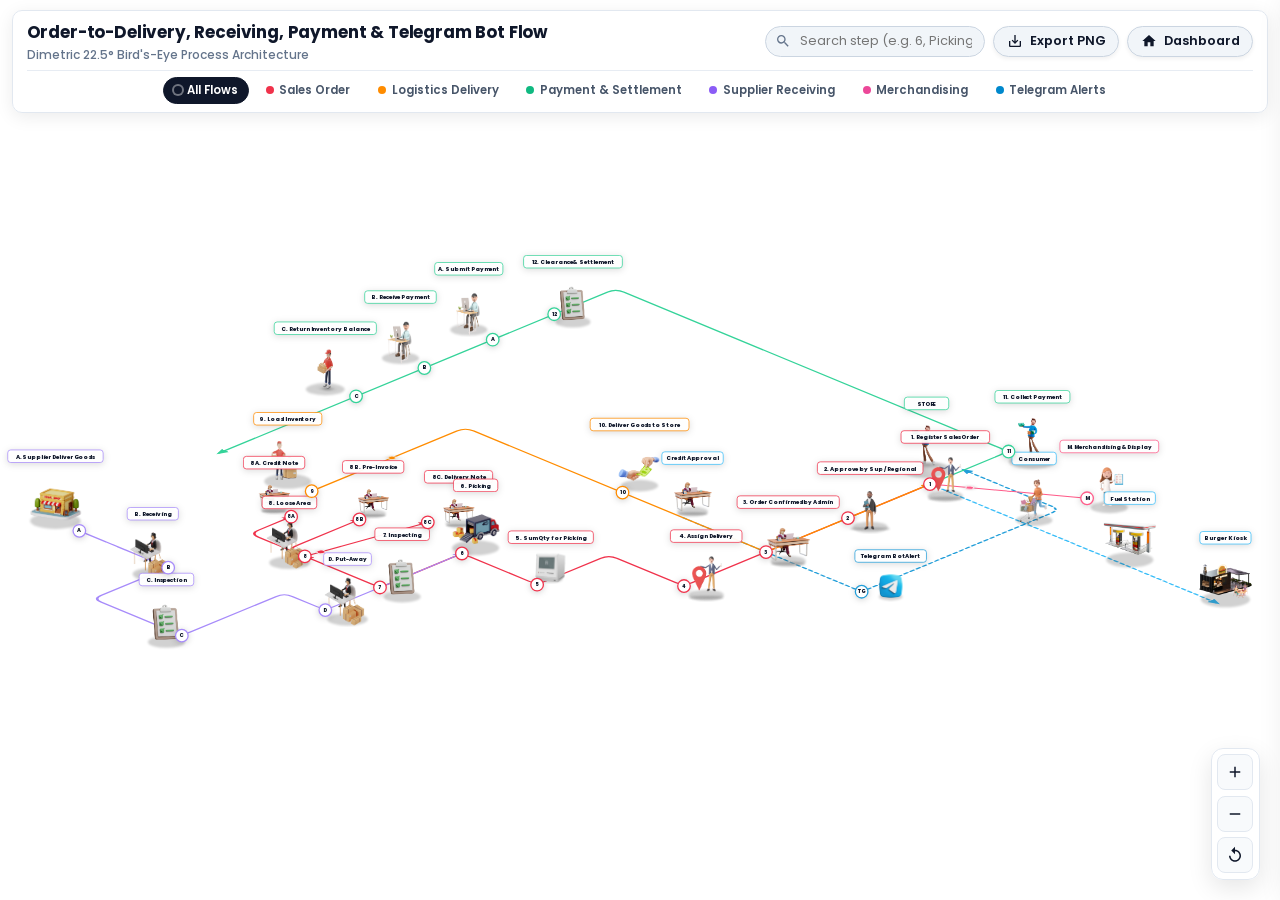
<file: index.html>
<!DOCTYPE html>
<html lang="en">
<head>
    <meta charset="UTF-8">
    <meta name="viewport" content="width=device-width, initial-scale=1, viewport-fit=cover">
    <title>Order-to-Delivery, Receiving and Payment Flow Diagram</title>
    <!-- Google Fonts: Poppins -->
    <link rel="preconnect" href="https://fonts.googleapis.com">
    <link rel="preconnect" href="https://fonts.gstatic.com" crossorigin>
    <link href="https://fonts.googleapis.com/css2?family=Poppins:wght@400;500;600;700&display=swap" rel="stylesheet">
    <style>
        :root {
            --bg-main: #ffffff;
            --surface-card: #ffffff;
            --surface-alt: #f1f5f9;
            --border-subtle: #e2e8f0;
            --border-muted: #cbd5e1;
            --primary-color: #6366f1;
            --text-main: #0f172a;
            --text-muted: #64748b;
            --font-family: 'Poppins', Arial, sans-serif;
            --color-red: #F0324B;
            --color-orange: #FF8C00;
            --color-green: #10B981;
            --color-purple: #8B5CF6;
            --color-pink: #EC4899;
            --color-blue: #0284C7;
            --color-telegram: #0088CC;
        }

        * {
            box-sizing: border-box;
            margin: 0;
            padding: 0;
        }

        html, body {
            width: 100vw;
            height: 100vh;
            margin: 0;
            padding: 0;
            overflow: hidden;
            background-color: #ffffff;
            font-family: var(--font-family);
            color: var(--text-main);
            -webkit-font-smoothing: antialiased;
        }

        /* Floating Top Light Glass Header */
        header {
            position: absolute;
            top: 10px;
            left: 12px;
            right: 12px;
            padding: 0.5rem 0.85rem;
            display: flex;
            flex-direction: column;
            gap: 0.4rem;
            border: 1px solid var(--border-subtle);
            background: rgba(255, 255, 255, 0.94);
            backdrop-filter: blur(14px);
            -webkit-backdrop-filter: blur(14px);
            border-radius: 10px;
            box-shadow: 0 4px 18px rgba(0, 0, 0, 0.08);
            z-index: 50;
        }

        .header-top-row {
            display: flex;
            justify-content: space-between;
            align-items: center;
            gap: 0.75rem;
            flex-wrap: wrap;
        }

        .header-title-container {
            display: flex;
            flex-direction: column;
            gap: 0.05rem;
        }

        h1 {
            font-size: 1.05rem;
            font-weight: 700;
            color: #0f172a;
            letter-spacing: -0.01em;
        }

        .subtitle {
            font-size: 0.75rem;
            color: var(--text-muted);
            font-weight: 500;
        }

        .controls {
            display: flex;
            align-items: center;
            gap: 0.5rem;
            flex-wrap: wrap;
        }

        .btn-control {
            display: inline-flex;
            align-items: center;
            gap: 0.4rem;
            background-color: var(--surface-alt);
            border: 1px solid var(--border-muted);
            color: #0f172a;
            font-family: var(--font-family);
            font-size: 0.8rem;
            font-weight: 600;
            padding: 0.35rem 0.8rem;
            border-radius: 9999px;
            cursor: pointer;
            transition: all 0.2s ease;
            box-shadow: 0 2px 4px rgba(0,0,0,0.06);
            text-decoration: none;
        }

        .btn-control:hover {
            background-color: #e2e8f0;
            border-color: var(--primary-color);
            color: #2563eb;
        }

        .btn-control:focus-visible {
            outline: 2px solid var(--primary-color);
            outline-offset: 2px;
        }

        .btn-control svg {
            width: 16px;
            height: 16px;
            fill: currentColor;
        }

        /* Search Box in Header */
        .search-box {
            position: relative;
            display: flex;
            align-items: center;
        }

        .search-icon {
            position: absolute;
            left: 10px;
            width: 16px;
            height: 16px;
            fill: #64748b;
            pointer-events: none;
        }

        #step-search {
            font-family: var(--font-family);
            font-size: 0.8rem;
            padding: 0.35rem 0.75rem 0.35rem 2.1rem;
            border-radius: 9999px;
            border: 1px solid var(--border-muted);
            background: var(--surface-alt);
            color: #0f172a;
            outline: none;
            width: 220px;
            transition: all 0.2s ease;
        }

        #step-search:focus {
            border-color: var(--primary-color);
            background: #ffffff;
            width: 260px;
            box-shadow: 0 0 0 3px rgba(99, 102, 241, 0.15);
        }

        /* Integrated Filter Toolbar Sub-Row */
        .filter-toolbar {
            display: flex;
            align-items: center;
            justify-content: center;
            gap: 0.4rem;
            background: transparent;
            border: none;
            border-top: 1px solid rgba(226, 232, 240, 0.8);
            padding: 0.35rem 0 0 0;
            border-radius: 0;
            box-shadow: none;
            backdrop-filter: none;
            max-width: 100%;
            overflow-x: auto;
            flex-wrap: wrap;
        }

        .filter-chip {
            display: inline-flex;
            align-items: center;
            gap: 0.35rem;
            font-family: var(--font-family);
            font-size: 0.725rem;
            font-weight: 600;
            color: #475569;
            background: transparent;
            border: 1px solid transparent;
            padding: 0.25rem 0.6rem;
            border-radius: 9999px;
            cursor: pointer;
            white-space: nowrap;
            transition: all 0.2s ease;
        }

        .chip-dot {
            width: 8px;
            height: 8px;
            border-radius: 50%;
        }

        .filter-chip:hover {
            background: #f1f5f9;
            color: #0f172a;
        }

        .filter-chip.active {
            background: #0f172a;
            color: #ffffff;
            border-color: #0f172a;
        }

        .filter-chip.active .chip-dot {
            box-shadow: 0 0 0 2px rgba(255,255,255,0.4);
        }

        /* Zoom Controls */
        .zoom-controls {
            position: absolute;
            bottom: 20px;
            right: 20px;
            display: flex;
            flex-direction: column;
            gap: 0.35rem;
            background: rgba(255, 255, 255, 0.94);
            border: 1px solid var(--border-subtle);
            padding: 0.35rem;
            border-radius: 12px;
            box-shadow: 0 8px 24px rgba(0, 0, 0, 0.1);
            backdrop-filter: blur(10px);
            z-index: 45;
        }

        .zoom-btn {
            width: 36px;
            height: 36px;
            border-radius: 8px;
            background: #f8fafc;
            border: 1px solid #e2e8f0;
            color: #0f172a;
            display: flex;
            align-items: center;
            justify-content: center;
            cursor: pointer;
            transition: all 0.2s ease;
        }

        .zoom-btn:hover {
            background: #0f172a;
            color: #ffffff;
            border-color: #0f172a;
        }

        .zoom-btn svg {
            width: 18px;
            height: 18px;
            fill: currentColor;
        }

        /* Side Drawer */
        .step-drawer {
            position: fixed;
            top: 0;
            right: -380px;
            width: 360px;
            height: 100vh;
            background: rgba(255, 255, 255, 0.96);
            backdrop-filter: blur(16px);
            border-left: 1px solid var(--border-subtle);
            box-shadow: -10px 0 30px rgba(0, 0, 0, 0.12);
            z-index: 200;
            display: flex;
            flex-direction: column;
            transition: right 0.35s cubic-bezier(0.16, 1, 0.3, 1);
        }

        .step-drawer.open {
            right: 0;
        }

        .drawer-header {
            padding: 1.25rem;
            border-bottom: 1px solid var(--border-subtle);
            display: flex;
            align-items: center;
            justify-content: space-between;
            background: #f8fafc;
        }

        .drawer-badge-title {
            display: flex;
            align-items: center;
            gap: 0.75rem;
        }

        .drawer-badge {
            display: inline-flex;
            align-items: center;
            justify-content: center;
            min-width: 30px;
            height: 30px;
            padding: 0 6px;
            border-radius: 50%;
            background: #0284c7;
            color: #ffffff;
            font-weight: 800;
            font-size: 0.9rem;
        }

        .drawer-title {
            font-size: 1rem;
            font-weight: 700;
            color: #0f172a;
            margin: 0;
        }

        .drawer-close-btn {
            background: transparent;
            border: none;
            font-size: 1.5rem;
            color: #64748b;
            cursor: pointer;
            padding: 0.2rem 0.5rem;
            border-radius: 6px;
            transition: all 0.2s ease;
        }

        .drawer-close-btn:hover {
            background: #e2e8f0;
            color: #0f172a;
        }

        .drawer-body {
            padding: 1.25rem;
            flex: 1;
            overflow-y: auto;
            display: flex;
            flex-direction: column;
            gap: 1.25rem;
        }

        .drawer-section {
            display: flex;
            flex-direction: column;
            gap: 0.35rem;
        }

        .drawer-label {
            font-size: 0.7rem;
            font-weight: 700;
            text-transform: uppercase;
            letter-spacing: 0.05em;
            color: #94a3b8;
        }

        .drawer-tag {
            display: inline-block;
            align-self: flex-start;
            padding: 0.25rem 0.65rem;
            border-radius: 6px;
            background: #f1f5f9;
            border: 1px solid #cbd5e1;
            font-size: 0.8rem;
            font-weight: 600;
            color: #0f172a;
        }

        .drawer-text {
            font-size: 0.9rem;
            color: #334155;
            line-height: 1.5;
        }

        .drawer-role-box {
            display: flex;
            align-items: center;
            gap: 0.75rem;
            padding: 0.75rem;
            border-radius: 10px;
            background: #f8fafc;
            border: 1px solid #e2e8f0;
        }

        .role-icon {
            font-size: 1.25rem;
        }

        .role-sub {
            font-size: 0.75rem;
            color: #64748b;
        }

        .drawer-info-pill {
            font-size: 0.85rem;
            font-weight: 600;
            color: #0f172a;
        }

        .drawer-footer {
            padding: 1rem 1.25rem;
            border-top: 1px solid var(--border-subtle);
            background: #f8fafc;
        }

        .drawer-action-btn {
            display: flex;
            align-items: center;
            justify-content: center;
            gap: 0.5rem;
            width: 100%;
            padding: 0.65rem;
            border-radius: 8px;
            background: #0f172a;
            color: #ffffff;
            font-size: 0.85rem;
            font-weight: 600;
            text-decoration: none;
            transition: all 0.2s ease;
        }

        .drawer-action-btn:hover {
            background: #0284c7;
        }

        /* Pulse animation for search highlight */
        @keyframes pulseHalo {
            0% { r: 17px; stroke-width: 3.5px; opacity: 1; }
            50% { r: 24px; stroke-width: 6px; opacity: 0.8; }
            100% { r: 17px; stroke-width: 3.5px; opacity: 1; }
        }

        .search-matched .node-circle {
            animation: pulseHalo 1.5s infinite ease-in-out;
            stroke: #0284c7 !important;
            fill: #0f172a !important;
        }

        .search-matched .node-text {
            fill: #ffffff !important;
            font-size: 16px !important;
        }

        /* Full Viewport Canvas */
        main {
            position: absolute;
            inset: 0;
            width: 100vw;
            height: 100vh;
            display: flex;
            align-items: center;
            justify-content: center;
            overflow: hidden;
            background: #ffffff;
        }

        .diagram-wrapper {
            width: 100vw;
            height: 100vh;
            position: relative;
        }

        svg#workflow-svg {
            width: 100vw;
            height: 100vh;
            display: block;
            overflow: visible;
        }

        /* Route Paths Styling */
        .route-path {
            fill: none;
            stroke-width: 5px;
            stroke-linejoin: round;
            stroke-linecap: round;
            transition: stroke-width 0.3s cubic-bezier(0.34, 1.56, 0.64, 1), opacity 0.3s ease, filter 0.3s ease;
        }

        .route-path.dashed {
            stroke-dasharray: 9, 9;
        }

        /* Node Badge Styling */
        .node-group {
            cursor: pointer;
            transition: opacity 0.25s ease;
        }

        .node-circle {
            fill: #ffffff;
            stroke-width: 3.5px;
            filter: drop-shadow(0 3px 8px rgba(0,0,0,0.18));
            transition: r 0.3s cubic-bezier(0.34, 1.56, 0.64, 1), fill 0.25s ease, stroke-width 0.25s ease, filter 0.25s ease;
        }

        .node-group:hover .node-circle,
        .node-group:focus-visible .node-circle {
            r: 22px;
            stroke-width: 4.5px;
            fill: #0f172a;
            filter: drop-shadow(0 6px 16px rgba(0,0,0,0.3));
        }

        .node-text {
            font-family: var(--font-family);
            font-size: 14px;
            font-weight: 800;
            text-anchor: middle;
            dominant-baseline: central;
            pointer-events: none;
            fill: #0f172a;
            transition: fill 0.25s ease, font-size 0.25s ease;
        }

        .node-group:hover .node-text,
        .node-group:focus-visible .node-text {
            fill: #ffffff;
            font-size: 16px;
        }

        .node-group:focus {
            outline: none;
        }

        .node-group:focus-visible .node-circle {
            stroke-dasharray: none;
            outline: 3px solid #0284c7;
            outline-offset: 3px;
        }

        /* Upright Label Pill & Interactive 3D Image Hover Styling */
        .upright-group {
            pointer-events: auto;
            cursor: pointer;
            transition: opacity 0.25s ease;
        }

        .hit-target {
            pointer-events: auto;
        }

        .upright-content {
            pointer-events: auto;
            transform-box: fill-box;
            transform-origin: bottom center;
            transition: transform 0.35s cubic-bezier(0.34, 1.56, 0.64, 1);
        }

        .upright-group:hover .upright-content {
            transform: translateY(-12px) scale(1.1);
        }

        .upright-image-container {
            pointer-events: auto;
        }

        .upright-image-container image {
            pointer-events: auto;
            transition: filter 0.35s ease;
        }

        .upright-group:hover .upright-image-container image {
            filter: drop-shadow(0 18px 34px rgba(0, 0, 0, 0.35)) brightness(1.06);
        }

        /* Ground Ellipse Shadow Lift Effect on Hover */
        .ground-shadow {
            transform-box: fill-box;
            transform-origin: center;
            transition: transform 0.35s cubic-bezier(0.34, 1.56, 0.64, 1), opacity 0.35s ease;
        }

        .upright-group:hover .ground-shadow {
            transform: scale(0.75);
            opacity: 0.45;
        }

        .upright-label-group {
            pointer-events: auto;
        }

        .upright-label-bg {
            transition: fill 0.25s ease, stroke-width 0.25s ease, filter 0.25s ease;
        }

        .upright-group:hover .upright-label-bg {
            fill: #0f172a;
            stroke-width: 2.5px;
            filter: drop-shadow(0 6px 14px rgba(0,0,0,0.3));
        }

        .upright-label-text {
            font-family: var(--font-family);
            font-size: 15px;
            font-weight: 800;
            fill: #0f172a;
            text-anchor: middle;
            dominant-baseline: central;
            letter-spacing: -0.01em;
            transition: fill 0.25s ease;
        }

        .upright-group:hover .upright-label-text {
            fill: #ffffff;
        }

        /* Motion Packets */
        .packet-particle {
            filter: drop-shadow(0 0 6px rgba(0, 0, 0, 0.2));
            transition: filter 0.25s ease;
        }

        /* Dimming & Highlight states */
        .dimmed {
            opacity: 0.2 !important;
        }

        .highlighted {
            opacity: 1.0 !important;
            stroke-width: 7.5px !important;
            filter: drop-shadow(0 0 10px currentColor);
        }

        /* Interactive Floating Tooltip */
        .tooltip {
            position: absolute;
            pointer-events: none;
            background: rgba(255, 255, 255, 0.96);
            border: 1px solid var(--border-muted);
            color: #0f172a;
            padding: 0.65rem 0.95rem;
            border-radius: 10px;
            font-size: 0.8rem;
            box-shadow: 0 12px 30px rgba(0, 0, 0, 0.15);
            backdrop-filter: blur(12px);
            -webkit-backdrop-filter: blur(12px);
            opacity: 0;
            transform: translate(-50%, -110%) scale(0.9);
            transition: opacity 0.25s cubic-bezier(0.16, 1, 0.3, 1), transform 0.25s cubic-bezier(0.34, 1.56, 0.64, 1);
            z-index: 100;
            max-width: 270px;
            line-height: 1.4;
        }

        .tooltip.visible {
            opacity: 1;
            transform: translate(-50%, -125%) scale(1);
        }

        .tooltip-header {
            display: flex;
            align-items: center;
            gap: 0.5rem;
            font-weight: 700;
            font-size: 0.85rem;
            margin-bottom: 0.2rem;
        }

        .tooltip-badge {
            display: inline-flex;
            align-items: center;
            justify-content: center;
            min-width: 20px;
            height: 20px;
            padding: 0 4px;
            border-radius: 50%;
            color: #fff;
            font-size: 0.725rem;
            font-weight: 700;
        }

        .tooltip-desc {
            color: #475569;
            font-weight: 400;
        }

        @media (max-width: 768px) {
            header {
                top: 6px; left: 6px; right: 6px;
                padding: 0.4rem 0.65rem;
            }
            .header-top-row {
                flex-direction: column;
                align-items: stretch;
                gap: 0.4rem;
            }
            .controls {
                justify-content: space-between;
                width: 100%;
            }
            #step-search { width: 140px; }
            #step-search:focus { width: 160px; }
            h1 { font-size: 0.925rem; }
            .filter-toolbar {
                justify-content: flex-start;
            }
        }
    </style>
</head>
<body>

    <header>
        <div class="header-top-row">
            <div class="header-title-container">
                <h1>Order-to-Delivery, Receiving, Payment & Telegram Bot Flow</h1>
                <div class="subtitle">Dimetric 22.5° Bird's-Eye Process Architecture</div>
            </div>
            <div class="controls">
                <div class="search-box">
                    <svg class="search-icon" viewBox="0 0 24 24"><path d="M15.5 14h-.79l-.28-.27A6.471 6.471 0 0 0 16 9.5 6.5 6.5 0 1 0 9.5 16c1.61 0 3.09-.59 4.23-1.57l.27.28v.79l5 4.99L20.49 19l-4.99-5zm-6 0C7.01 14 5 11.99 5 9.5S7.01 5 9.5 5 14 7.01 14 9.5 11.99 14 9.5 14z"/></svg>
                    <input type="text" id="step-search" placeholder="Search step (e.g. 6, Picking, Payment)..." aria-label="Search workflow step">
                </div>
                <button type="button" class="btn-control" id="btn-export-png" title="Export Diagram as PNG Image">
                    <svg viewBox="0 0 24 24"><path d="M19 12v7H5v-7H3v7c0 1.1.9 2 2 2h14c1.1 0 2-.9 2-2v-7h-2zm-6 .58l2.59-2.58L17 11.41l-5 5-5-5 1.41-1.41L11 12.58V3h2v9.58z"/></svg>
                    <span>Export PNG</span>
                </button>
                <a href="index.php" class="btn-control" title="Return to Dashboard">
                    <svg viewBox="0 0 24 24"><path d="M10 20v-6h4v6h5v-8h3L12 3 2 12h3v8z"/></svg>
                    <span>Dashboard</span>
                </a>
            </div>
        </div>

        <!-- Integrated Flow Filter Bar -->
        <div class="filter-toolbar" role="toolbar" aria-label="Filter workflow routes">
            <button class="filter-chip active" data-flow="all">
                <span class="chip-dot" style="background:#0f172a"></span> All Flows
            </button>
            <button class="filter-chip" data-flow="red-route">
                <span class="chip-dot" style="background:#F0324B"></span> Sales Order
            </button>
            <button class="filter-chip" data-flow="orange-route">
                <span class="chip-dot" style="background:#FF8C00"></span> Logistics Delivery
            </button>
            <button class="filter-chip" data-flow="green-route">
                <span class="chip-dot" style="background:#10B981"></span> Payment & Settlement
            </button>
            <button class="filter-chip" data-flow="purple-route">
                <span class="chip-dot" style="background:#8B5CF6"></span> Supplier Receiving
            </button>
            <button class="filter-chip" data-flow="pink-route">
                <span class="chip-dot" style="background:#EC4899"></span> Merchandising
            </button>
            <button class="filter-chip" data-flow="blue-telegram-route">
                <span class="chip-dot" style="background:#0088CC"></span> Telegram Alerts
            </button>
        </div>
    </header>

    <!-- Floating Canvas Zoom Controls -->
    <div class="zoom-controls">
        <button class="zoom-btn" id="zoom-in" title="Zoom In (+)">
            <svg viewBox="0 0 24 24"><path d="M19 13h-6v6h-2v-6H5v-2h6V5h2v6h6v2z"/></svg>
        </button>
        <button class="zoom-btn" id="zoom-out" title="Zoom Out (-)">
            <svg viewBox="0 0 24 24"><path d="M19 13H5v-2h14v2z"/></svg>
        </button>
        <button class="zoom-btn" id="zoom-reset" title="Reset View (⟲)">
            <svg viewBox="0 0 24 24"><path d="M12 5V1L7 6l5 5V7c3.31 0 6 2.69 6 6s-2.69 6-6 6-6-2.69-6-6H4c0 4.42 3.58 8 8 8s8-3.58 8-8-3.58-8-8-8z"/></svg>
        </button>
    </div>

    <!-- Slide-Over Step Detail Drawer -->
    <div id="step-drawer" class="step-drawer" aria-hidden="true">
        <div class="drawer-header">
            <div class="drawer-badge-title">
                <span id="drawer-badge" class="drawer-badge">1</span>
                <h2 id="drawer-title" class="drawer-title">Register Sales Order</h2>
            </div>
            <button class="drawer-close-btn" id="drawer-close" title="Close Side Drawer">&times;</button>
        </div>
        <div class="drawer-body">
            <div class="drawer-section">
                <div class="drawer-label">Flow Category</div>
                <div id="drawer-category" class="drawer-tag">Sales Department</div>
            </div>
            <div class="drawer-section">
                <div class="drawer-label">Step Description</div>
                <p id="drawer-desc" class="drawer-text">Sales rep registers sales order into ERP system.</p>
            </div>
            <div class="drawer-section">
                <div class="drawer-label">Assigned Roles & System</div>
                <div class="drawer-role-box">
                    <span class="role-icon">👤</span>
                    <div>
                        <strong id="drawer-role">Sales Representative / Admin</strong>
                        <div class="role-sub">ERP Order Entry Module</div>
                    </div>
                </div>
            </div>
            <div class="drawer-section">
                <div class="drawer-label">Estimated Duration</div>
                <div id="drawer-duration" class="drawer-info-pill">⏱️ 3–5 minutes</div>
            </div>
        </div>
        <div class="drawer-footer">
            <a id="drawer-action-link" href="products.php" class="drawer-action-btn">
                <span>Open System Module</span>
                <svg viewBox="0 0 24 24" width="16" height="16" fill="currentColor"><path d="M10 6L8.59 7.41 13.17 12l-4.58 4.59L10 18l6-6z"/></svg>
            </a>
        </div>
    </div>

    <main>
        <div class="diagram-wrapper">
            <div id="diagram-tooltip" class="tooltip" role="tooltip"></div>
            <svg id="workflow-svg" preserveAspectRatio="xMidYMid meet">
                <defs>
                    <!-- Uniform Arrowhead Markers for Route Ends -->
                    <marker id="arrow-red" viewBox="0 0 10 10" refX="6" refY="5" markerWidth="6" markerHeight="6" orient="auto-start-reverse">
                        <path d="M 0 1.5 L 9 5 L 0 8.5 Z" fill="#F0324B"/>
                    </marker>
                    <marker id="arrow-orange" viewBox="0 0 10 10" refX="6" refY="5" markerWidth="6" markerHeight="6" orient="auto-start-reverse">
                        <path d="M 0 1.5 L 9 5 L 0 8.5 Z" fill="#FF8C00"/>
                    </marker>
                    <marker id="arrow-green" viewBox="0 0 10 10" refX="6" refY="5" markerWidth="6" markerHeight="6" orient="auto-start-reverse">
                        <path d="M 0 1.5 L 9 5 L 0 8.5 Z" fill="#34D399"/>
                    </marker>
                    <marker id="arrow-purple" viewBox="0 0 10 10" refX="6" refY="5" markerWidth="6" markerHeight="6" orient="auto-start-reverse">
                        <path d="M 0 1.5 L 9 5 L 0 8.5 Z" fill="#A78BFA"/>
                    </marker>
                    <marker id="arrow-pink" viewBox="0 0 10 10" refX="6" refY="5" markerWidth="6" markerHeight="6" orient="auto-start-reverse">
                        <path d="M 0 1.5 L 9 5 L 0 8.5 Z" fill="#FF5C8A"/>
                    </marker>
                    <marker id="arrow-blue" viewBox="0 0 10 10" refX="6" refY="5" markerWidth="6" markerHeight="6" orient="auto-start-reverse">
                        <path d="M 0 1.5 L 9 5 L 0 8.5 Z" fill="#38BDF8"/>
                    </marker>
                    <marker id="arrow-telegram" viewBox="0 0 10 10" refX="6" refY="5" markerWidth="6" markerHeight="6" orient="auto-start-reverse">
                        <path d="M 0 1.5 L 9 5 L 0 8.5 Z" fill="#229ED9"/>
                    </marker>

                    <!-- Light Gaussian Blur for Upright Ellipse Shadows -->
                    <filter id="shadow-blur">
                        <feGaussianBlur stdDeviation="3.5"/>
                    </filter>
                </defs>

                <!-- Ground Plane Dimmetric Group matrix(0.924 0.383 -0.924 0.383 ox oy) (22.5° Wide Diamond View) -->
                <g id="ground-plane" transform="matrix(0.924 0.383 -0.924 0.383 900 120)">
                    <g id="routes-container"></g>
                </g>

                <!-- Upright Screen-Space Groups (Depth-sorted & Un-squished) -->
                <g id="upright-container"></g>
                <g id="nodes-container"></g>
            </svg>
        </div>
    </main>

    <script>
        const OX = 900;
        const OY = 120;

        /**
         * Dimetric Projection Math: 22.5° Wide Three-Quarter Diamond Projection
         * cos(22.5°) = 0.924, sin(22.5°) = 0.383
         */
        function isoProject(x, y) {
            return {
                sx: OX + 0.924 * (x - y),
                sy: OY + 0.383 * (x + y)
            };
        }

        /**
         * Helper to generate smooth rounded corners for Orthogonal (H/V) Path Segments
         */
        function buildOrthogonalPath(points, radius = 24) {
            if (!points || points.length < 2) return '';
            let d = `M ${points[0].x} ${points[0].y}`;

            for (let i = 1; i < points.length - 1; i++) {
                const prev = points[i - 1];
                const curr = points[i];
                const next = points[i + 1];

                const dx1 = curr.x - prev.x;
                const dy1 = curr.y - prev.y;
                const len1 = Math.hypot(dx1, dy1);

                const dx2 = next.x - curr.x;
                const dy2 = next.y - curr.y;
                const len2 = Math.hypot(dx2, dy2);

                const r = Math.min(radius, len1 / 2, len2 / 2);

                const p1x = curr.x - (dx1 / len1) * r;
                const p1y = curr.y - (dy1 / len1) * r;

                const p2x = curr.x + (dx2 / len2) * r;
                const p2y = curr.y + (dy2 / len2) * r;

                d += ` L ${p1x} ${p1y} Q ${curr.x} ${curr.y} ${p2x} ${p2y}`;
            }

            d += ` L ${points[points.length - 1].x} ${points[points.length - 1].y}`;
            return d;
        }

        /**
         * Master Workflow Data Definition with Telegram Flow Combined & Expanded Breathing Room
         */
        const WORKFLOW_DATA = {
            routes: [
                {
                    id: 'red-route',
                    color: '#F0324B',
                    marker: 'url(#arrow-red)',
                    points: [
                        { x: 600, y: 150 },
                        { x: 600, y: 390 },
                        { x: 600, y: 630 },
                        { x: 600, y: 870 },
                        { x: 380, y: 870 },
                        { x: 380, y: 1080 },
                        { x: 160, y: 1080 },
                        { x: 160, y: 1320 },
                        { x: -60, y: 1320 }
                    ],
                    nodes: [
                        { id: '1', label: '1', title: 'Register Sales Order', x: 600, y: 150, desc: 'Sales rep registers sales order into ERP system.' },
                        { id: '2', label: '2', title: 'Approve by Sup / Regional / National', x: 600, y: 390, desc: 'Managerial approval hierarchy workflow.' },
                        { id: '3', label: '3', title: 'Sales Order confirmed by Sales Admin', x: 600, y: 630, desc: 'Sales Admin validates inventory availability & confirms order.' },
                        { id: '4', label: '4', title: 'Assign Delivery', x: 600, y: 870, desc: 'Logistics allocates fleet vehicle and assigns delivery route.' },
                        { id: '5', label: '5', title: 'Sum up quantity for picking', x: 380, y: 1080, desc: 'Consolidate items for warehouse picking list generation.' },
                        { id: '6', label: '6', title: 'Picking', x: 160, y: 1080, desc: 'Warehouse forklift team picks items from storage racks.' },
                        { id: '7', label: '7', title: 'Inspecting', x: 160, y: 1320, desc: 'Quality assurance checks picked goods against order slip.' },
                        { id: '8', label: '8', title: 'Loose Area', x: -60, y: 1320, desc: 'Staging loose packages for invoicing and loading.' }
                    ]
                },
                {
                    id: 'red-branch-8a',
                    color: '#F0324B',
                    marker: 'url(#arrow-red)',
                    points: [{ x: -60, y: 1320 }, { x: -220, y: 1320 }, { x: -220, y: 1200 }],
                    nodes: [
                        { id: '8A', label: '8A', title: 'Credit Note', x: -220, y: 1200, desc: 'Credit Note issue for pricing or return adjustments.' }
                    ]
                },
                {
                    id: 'red-branch-8b',
                    color: '#F0324B',
                    marker: 'url(#arrow-red)',
                    points: [{ x: -60, y: 1320 }, { x: -110, y: 1320 }, { x: -110, y: 1110 }],
                    nodes: [
                        { id: '8B', label: '8B', title: 'Pre-Invoice', x: -110, y: 1110, desc: 'Pre-Invoice draft document generated.' }
                    ]
                },
                {
                    id: 'red-branch-8c',
                    color: '#F0324B',
                    marker: 'url(#arrow-red)',
                    points: [{ x: -60, y: 1320 }, { x: 0, y: 1020 }],
                    nodes: [
                        { id: '8C', label: '8C', title: 'Delivery Note', x: 0, y: 1020, desc: 'Delivery Note confirmation accompanying shipment.' }
                    ]
                },
                {
                    id: 'credit-link',
                    color: '#38BDF8',
                    dashed: true,
                    points: [{ x: 600, y: 630 }, { x: 350, y: 630 }],
                    nodes: []
                },

                /* TELEGRAM REAL-TIME BOT PUSH FLOW */
                {
                    id: 'telegram-flow',
                    color: '#229ED9',
                    dashed: true,
                    marker: 'url(#arrow-telegram)',
                    points: [
                        { x: 600, y: 630 },
                        { x: 880, y: 630 },
                        { x: 880, y: 50 },
                        { x: 600, y: 50 }
                    ],
                    nodes: [
                        { id: 'TG', label: 'TG', title: 'Telegram Real-Time Bot Push', x: 880, y: 630, desc: 'Automatic instant push alerts for orders, stock & payments to Telegram.' }
                    ]
                },

                {
                    id: 'orange-route',
                    color: '#FF8C00',
                    marker: 'url(#arrow-orange)',
                    points: [
                        { x: -280, y: 1080 },
                        { x: -280, y: 630 },
                        { x: 600, y: 630 },
                        { x: 600, y: 150 }
                    ],
                    nodes: [
                        { id: '9', label: '9', title: 'Load Inventory', x: -280, y: 1080, desc: 'Load packed goods onto delivery trucks.' },
                        { id: '10', label: '10', title: 'Deliver the goods to store', x: 180, y: 630, desc: 'Transport goods to customer retail store location.' }
                    ]
                },
                {
                    id: 'green-route',
                    color: '#34D399',
                    marker: 'url(#arrow-green)',
                    points: [
                        { x: 600, y: 150 },
                        { x: 600, y: -80 },
                        { x: -550, y: -80 },
                        { x: -550, y: 1080 }
                    ],
                    nodes: [
                        { id: '11', label: '11', title: 'Collect payment', x: 600, y: -80, desc: 'Collect payment upon delivery at the store.' },
                        { id: '12', label: '12', title: 'Clearance & Settlement', x: -550, y: 100, desc: 'Reconcile invoice payments with financial accounts.' },
                        { id: '11A', label: 'A', title: 'Submit payment', x: -550, y: 280, desc: 'Customer/Store submits electronic or cash payment.' },
                        { id: '11B', label: 'B', title: 'Receive payment', x: -550, y: 480, desc: 'Finance department confirms payment receipt.' },
                        { id: '11C', label: 'C', title: 'Return inventory balance', x: -550, y: 680, desc: 'Return undelivered or balance stock to warehouse.' }
                    ]
                },
                {
                    id: 'purple-route',
                    color: '#A78BFA',
                    marker: 'url(#arrow-purple)',
                    points: [
                        { x: -480, y: 1560 },
                        { x: -220, y: 1560 },
                        { x: -220, y: 1780 },
                        { x: 40, y: 1780 },
                        { x: 40, y: 1480 },
                        { x: 160, y: 1480 },
                        { x: 160, y: 1080 }
                    ],
                    nodes: [
                        { id: 'PA', label: 'A', title: 'Supplier Deliver the goods', x: -480, y: 1560, desc: 'Supplier truck arrives with fresh stock.' },
                        { id: 'PB', label: 'B', title: 'Receiving', x: -220, y: 1560, desc: 'Receiving dock logs in incoming inventory shipment.' },
                        { id: 'PC', label: 'C', title: 'Inspection', x: 40, y: 1780, desc: 'Quality inspection of received supplier stock.' },
                        { id: 'PD', label: 'D', title: 'Put-Away', x: 160, y: 1480, desc: 'Transfer goods to warehouse racks (connects to Picking).' }
                    ]
                },
                {
                    id: 'pink-route',
                    color: '#FF5C8A',
                    marker: 'url(#arrow-pink)',
                    points: [
                        { x: 600, y: 150 },
                        { x: 880, y: -30 },
                        { x: 600, y: 150 }
                    ],
                    nodes: [
                        { id: 'M', label: 'M', title: 'Merchandising & Perfect store performing', x: 880, y: -30, desc: 'Merchandiser audit & store display optimization.' }
                    ]
                },
                {
                    id: 'blue-consumer-route',
                    color: '#38BDF8',
                    marker: 'url(#arrow-blue)',
                    dashed: true,
                    points: [
                        { x: 600, y: 150 },
                        { x: 880, y: 150 },
                        { x: 1160, y: 150 },
                        { x: 1440, y: 150 }
                    ],
                    nodes: []
                }
            ],

            uprights: [
                { id: 'u-store', x: 600, y: 150, width: 180, height: 155, label: 'STORE', assetImg: 'asset/11a.png', offX: -55, offY: -45, accentColor: '#34D399' },
                { id: 'u-consumer', x: 880, y: 150, width: 130, height: 142, label: 'Consumer', assetImg: 'asset/img_consumer.png', offX: 0, offY: -25, accentColor: '#38BDF8' },
                { id: 'u-fuel', x: 1160, y: 150, width: 168, height: 142, label: 'Fuel Station', assetImg: 'asset/Petrolem.png', offX: 0, offY: -25, accentColor: '#38BDF8' },
                { id: 'u-burger', x: 1440, y: 150, width: 175, height: 142, label: 'Burger Kiosk', assetImg: 'asset/Friend_and_Burger.png', offX: 0, offY: -25, accentColor: '#38BDF8' },

                { id: 'u-sales1', x: 600, y: 150, width: 125, height: 135, label: '1. Register Sales Order', assetImg: 'asset/1.png', offX: 65, offY: 20, accentColor: '#F0324B' },
                { id: 'u-sales2', x: 600, y: 390, width: 125, height: 135, label: '2. Approve by Sup / Regional', assetImg: 'asset/2.png', offX: 65, offY: 0, accentColor: '#F0324B' },
                { id: 'u-sales3', x: 600, y: 630, width: 125, height: 135, label: '3. Order Confirmed by Admin', assetImg: 'asset/3.png', offX: 65, offY: 0, accentColor: '#F0324B' },
                { id: 'u-credit-appr', x: 350, y: 630, width: 110, height: 120, label: 'Credit Approval', assetImg: 'asset/3.png', offX: 0, offY: -35, accentColor: '#38BDF8' },
                { id: 'u-telegram-bot', x: 880, y: 630, width: 85, height: 85, label: 'Telegram Bot Alert', assetImg: 'asset/3d-icon-social-media-app.png', offX: 60, offY: -25, accentColor: '#229ED9' },
                { id: 'u-sales4', x: 600, y: 870, width: 125, height: 135, label: '4. Assign Delivery', assetImg: 'asset/1.png', offX: 65, offY: 0, accentColor: '#F0324B' },

                { id: 'u-terminal', x: 380, y: 1080, width: 85, height: 88, label: '5. Sum Qty for Picking', assetImg: 'asset/5.png', offX: 0, offY: -40, accentColor: '#F0324B' },
                { id: 'u-forklift', x: 160, y: 1080, width: 168, height: 144, label: '6. Picking', assetImg: 'asset/3d-rendering-delivery-icon (1).png', offX: 0, offY: -40, accentColor: '#F0324B' },
                { id: 'u-inspect', x: 160, y: 1320, width: 132, height: 144, label: '7. Inspecting', assetImg: 'asset/—Pngtree—3d checklist with green checkmarks_23591523.png', offX: 65, offY: 0, accentColor: '#F0324B' },
                { id: 'u-loose', x: -60, y: 1320, width: 144, height: 138, label: '8. Loose Area', assetImg: 'asset/receiving.png', offX: 0, offY: 45, accentColor: '#F0324B' },

                { id: 'u-doc8a', x: -220, y: 1200, width: 92, height: 102, label: '8A. Credit Note', assetImg: 'asset/3.png', offX: -50, offY: 0, accentColor: '#F0324B' },
                { id: 'u-doc8b', x: -110, y: 1110, width: 92, height: 102, label: '8B. Pre-Invoice', assetImg: 'asset/3.png', offX: 0, offY: -40, accentColor: '#F0324B' },
                { id: 'u-doc8c', x: 0, y: 1020, width: 92, height: 102, label: '8C. Delivery Note', assetImg: 'asset/3.png', offX: 50, offY: -40, accentColor: '#F0324B' },

                { id: 'u-truck9', x: -280, y: 1080, width: 168, height: 144, label: '9. Load Inventory', assetImg: 'asset/9.png', offX: -70, offY: 0, accentColor: '#FF8C00' },
                { id: 'u-deliver10', x: 180, y: 630, width: 132, height: 140, label: '10. Deliver Goods to Store', assetImg: 'asset/10.png', offX: 0, offY: -50, accentColor: '#FF8C00' },

                { id: 'u-pay11', x: 600, y: -80, width: 168, height: 150, label: '11. Collect Payment', assetImg: 'asset/11a.png', offX: 70, offY: 0, accentColor: '#34D399' },
                { id: 'u-settlement12', x: -550, y: 100, width: 125, height: 138, label: '12. Clearance & Settlement', assetImg: 'asset/—Pngtree—3d checklist with green checkmarks_23591523.png', offX: 55, offY: 0, accentColor: '#34D399' },
                { id: 'u-payA', x: -550, y: 280, width: 132, height: 140, label: 'A. Submit Payment', assetImg: 'asset/11b.png', offX: -70, offY: 0, accentColor: '#34D399' },
                { id: 'u-payB', x: -550, y: 480, width: 132, height: 140, label: 'B. Receive Payment', assetImg: 'asset/11b.png', offX: -70, offY: 0, accentColor: '#34D399' },
                { id: 'u-payC', x: -550, y: 700, width: 138, height: 140, label: 'C. Return Inventory Balance', assetImg: 'asset/11c.png', offX: -70, offY: 0, accentColor: '#34D399' },

                { id: 'u-supplier-truck', x: -480, y: 1560, width: 180, height: 150, label: 'A. Supplier Deliver Goods', assetImg: 'asset/3d-rendering-delivery-icon.png', offX: -70, offY: 0, accentColor: '#A78BFA' },
                { id: 'u-receiving', x: -220, y: 1560, width: 144, height: 138, label: 'B. Receiving', assetImg: 'asset/receiving.png', offX: 0, offY: 45, accentColor: '#A78BFA' },
                { id: 'u-inspect-p', x: 40, y: 1780, width: 132, height: 144, label: 'C. Inspection', assetImg: 'asset/—Pngtree—3d checklist with green checkmarks_23591523.png', offX: 0, offY: 45, accentColor: '#A78BFA' },
                { id: 'u-putaway', x: 160, y: 1480, width: 144, height: 138, label: 'D. Put-Away', assetImg: 'asset/receiving.png', offX: 65, offY: 0, accentColor: '#A78BFA' },

                { id: 'u-merchandising', x: 880, y: -30, width: 132, height: 140, label: 'M. Merchandising & Display', assetImg: 'asset/merchandising.png', offX: 65, offY: 0, accentColor: '#FF5C8A' }
            ]
        };

        function getUprightContent(w, h, assetImg) {
            if (!assetImg) return '';
            return `<image href="${assetImg}" x="0" y="0" width="${w}" height="${h}" preserveAspectRatio="xMidYMid meet"/>`;
        }

        function renderLabelBadge(label, accentColor, h) {
            if (!label) return '';
            const fontCharWidth = 9.2;
            const padding = 28;
            const textWidth = label.length * fontCharWidth;
            const pillWidth = Math.max(120, textWidth + padding);
            const pillHeight = 34;
            const pillX = -pillWidth / 2;
            const pillY = -h - 42;

            return `
                <g class="upright-label-group">
                    <rect class="upright-label-bg" x="${pillX}" y="${pillY}" width="${pillWidth}" height="${pillHeight}" rx="8" 
                          fill="rgba(255, 255, 255, 0.95)" stroke="${accentColor || '#0284c7'}" stroke-width="2" 
                          filter="drop-shadow(0 4px 10px rgba(0,0,0,0.15))"/>
                    <text class="upright-label-text" x="0" y="${pillY + pillHeight / 2 + 1}">${label}</text>
                </g>
            `;
        }

        /**
         * Main Render Function
         */
        function renderDiagram() {
            const routesContainer = document.getElementById('routes-container');
            const nodesContainer = document.getElementById('nodes-container');
            const uprightContainer = document.getElementById('upright-container');

            routesContainer.innerHTML = '';
            nodesContainer.innerHTML = '';
            uprightContainer.innerHTML = '';

            let minX = Infinity, minY = Infinity, maxX = -Infinity, maxY = -Infinity;

            // 1. Render Orthogonal Routes & Step Badges
            WORKFLOW_DATA.routes.forEach(route => {
                const pathId = `path-${route.id}`;
                const pathD = buildOrthogonalPath(route.points, 24);

                route.points.forEach(p => {
                    const proj = isoProject(p.x, p.y);
                    minX = Math.min(minX, proj.sx);
                    maxX = Math.max(maxX, proj.sx);
                    minY = Math.min(minY, proj.sy);
                    maxY = Math.max(maxY, proj.sy);
                });

                // Route Path
                const pathEl = document.createElementNS('http://www.w3.org/2000/svg', 'path');
                pathEl.setAttribute('id', pathId);
                pathEl.setAttribute('d', pathD);
                pathEl.setAttribute('class', `route-path ${route.dashed ? 'dashed' : ''}`);
                pathEl.setAttribute('stroke', route.color);
                if (route.marker) {
                    pathEl.setAttribute('marker-end', route.marker);
                }
                pathEl.dataset.routeId = route.id;
                routesContainer.appendChild(pathEl);

                // Motion Packets along Route
                if (!route.dashed) {
                    const particleGroup = document.createElementNS('http://www.w3.org/2000/svg', 'g');
                    particleGroup.setAttribute('class', 'packet-particle');
                    particleGroup.style.color = route.color;

                    const circleParticle = document.createElementNS('http://www.w3.org/2000/svg', 'circle');
                    circleParticle.setAttribute('r', '8.5');
                    circleParticle.setAttribute('fill', route.color);
                    circleParticle.setAttribute('stroke', '#ffffff');
                    circleParticle.setAttribute('stroke-width', '2.5');
                    particleGroup.appendChild(circleParticle);

                    const animMotion = document.createElementNS('http://www.w3.org/2000/svg', 'animateMotion');
                    animMotion.setAttribute('dur', '8s');
                    animMotion.setAttribute('repeatCount', 'indefinite');
                    animMotion.setAttribute('rotate', 'auto');

                    const mpath = document.createElementNS('http://www.w3.org/2000/svg', 'mpath');
                    mpath.setAttribute('href', `#${pathId}`);
                    mpath.setAttributeNS('http://www.w3.org/1999/xlink', 'xlink:href', `#${pathId}`);
                    animMotion.appendChild(mpath);

                    particleGroup.appendChild(animMotion);
                    routesContainer.appendChild(particleGroup);

                    try {
                        animMotion.beginElement();
                    } catch (e) {}
                }

                // Numbered White Circle Step Badges in Screen Space
                route.nodes.forEach(node => {
                    const proj = isoProject(node.x, node.y);
                    const nodeG = document.createElementNS('http://www.w3.org/2000/svg', 'g');
                    nodeG.setAttribute('class', 'node-group');
                    nodeG.setAttribute('transform', `translate(${proj.sx.toFixed(1)}, ${proj.sy.toFixed(1)})`);
                    nodeG.setAttribute('tabindex', '0');
                    nodeG.setAttribute('role', 'button');
                    nodeG.setAttribute('aria-label', `Step ${node.label}: ${node.title}`);
                    nodeG.dataset.routeId = route.id;
                    nodeG.dataset.nodeId = node.id;
                    nodeG.dataset.title = node.title;
                    nodeG.dataset.desc = node.desc;
                    nodeG.dataset.color = route.color;

                    const circle = document.createElementNS('http://www.w3.org/2000/svg', 'circle');
                    circle.setAttribute('class', 'node-circle');
                    circle.setAttribute('cx', '0');
                    circle.setAttribute('cy', '0');
                    circle.setAttribute('r', '17');
                    circle.setAttribute('stroke', route.color);

                    const text = document.createElementNS('http://www.w3.org/2000/svg', 'text');
                    text.setAttribute('class', 'node-text');
                    text.setAttribute('x', '0');
                    text.setAttribute('y', '0');
                    text.textContent = node.label;

                    nodeG.appendChild(circle);
                    nodeG.appendChild(text);

                    nodeG.addEventListener('mouseenter', handleNodeHover);
                    nodeG.addEventListener('mouseleave', handleNodeLeave);
                    nodeG.addEventListener('focus', handleNodeHover);
                    nodeG.addEventListener('blur', handleNodeLeave);
                    nodeG.addEventListener('click', () => handleNodeClick(node, route));

                    nodesContainer.appendChild(nodeG);
                });
            });

            // 2. Depth Sort Upright Billboards by screen Y (Painter's Algorithm)
            WORKFLOW_DATA.uprights.forEach(u => {
                const posX = u.x + (u.offX || 0);
                const posY = u.y + (u.offY || 0);
                const proj = isoProject(posX, posY);
                u.sx = proj.sx;
                u.sy = proj.sy;

                minX = Math.min(minX, u.sx - u.width / 2 - 30);
                maxX = Math.max(maxX, u.sx + u.width / 2 + 30);
                minY = Math.min(minY, u.sy - u.height - 65);
                maxY = Math.max(maxY, u.sy + 30);
            });

            WORKFLOW_DATA.uprights.sort((a, b) => a.sy - b.sy);

            // 3. Render Image Billboards & Upright Step Badges with Static Hit Target (Zero Hover Glitch)
            WORKFLOW_DATA.uprights.forEach(u => {
                const uprightG = document.createElementNS('http://www.w3.org/2000/svg', 'g');
                uprightG.setAttribute('id', u.id);
                uprightG.setAttribute('class', 'upright-group');
                uprightG.setAttribute('transform', `translate(${u.sx}, ${u.sy})`);

                const shadowRx = Math.max(14, u.width * 0.38);
                const shadowRy = Math.max(8, u.width * 0.12);

                const hitBoxMarkup = `
                    <!-- Static Invisible Hit Target prevents hover glitching completely -->
                    <rect class="hit-target" x="${-u.width / 2 - 12}" y="${-u.height - 38}" width="${u.width + 24}" height="${u.height + 48}" fill="transparent"/>
                `;

                const shadowMarkup = u.assetImg ? `
                    <!-- Dark Ellipse Ground Shadow -->
                    <ellipse class="ground-shadow" cx="0" cy="0" rx="${shadowRx}" ry="${shadowRy}" fill="#000000" fill-opacity="0.18" filter="url(#shadow-blur)"/>
                ` : '';

                const imgYOffset = Math.round(u.height * 0.12) + 4;
                const imageMarkup = u.assetImg ? `
                    <!-- Moderately Scaled Asset Image Bottom-Center Anchored -->
                    <g class="upright-image-container" transform="translate(${-u.width / 2}, ${-u.height + imgYOffset})">
                        ${getUprightContent(u.width, u.height, u.assetImg)}
                    </g>
                ` : '';

                const labelMarkup = renderLabelBadge(u.label, u.accentColor, u.height);

                uprightG.innerHTML = `
                    ${hitBoxMarkup}
                    ${shadowMarkup}
                    <g class="upright-content">
                        ${imageMarkup}
                        ${labelMarkup}
                    </g>
                `;

                uprightG.addEventListener('click', () => {
                    handleNodeClick({ label: u.label, title: u.label, desc: 'Operational process billboard node.' }, { id: 'red-route' });
                });

                uprightContainer.appendChild(uprightG);
            });

            // 4. Auto-Compute ViewBox for Tight Fit (No artificial padding or shrink)
            const pad = 30;
            minX -= pad;
            minY -= pad;
            maxX += pad;
            maxY += pad;

            const vbWidth = Math.max(100, maxX - minX);
            const vbHeight = Math.max(100, maxY - minY);

            const svg = document.getElementById('workflow-svg');
            svg.setAttribute('viewBox', `${minX.toFixed(1)} ${minY.toFixed(1)} ${vbWidth.toFixed(1)} ${vbHeight.toFixed(1)}`);
            try {
                svg.unpauseAnimations();
            } catch(e) {}
        }

        /**
         * Interactive Tooltip & Highlight Event Handlers
         */
        const tooltipEl = document.getElementById('diagram-tooltip');

        function handleNodeHover(e) {
            const target = e.currentTarget;
            const routeId = target.dataset.routeId;
            const title = target.dataset.title;
            const desc = target.dataset.desc;
            const color = target.dataset.color;
            const nodeTextEl = target.querySelector('.node-text');
            const label = nodeTextEl ? nodeTextEl.textContent : (target.dataset.nodeId || '');

            document.querySelectorAll('.route-path').forEach(path => {
                if (path.dataset.routeId === routeId) {
                    path.classList.add('highlighted');
                } else {
                    path.classList.add('dimmed');
                }
            });

            document.querySelectorAll('.node-group').forEach(ng => {
                if (ng.dataset.routeId !== routeId) {
                    ng.classList.add('dimmed');
                }
            });

            tooltipEl.innerHTML = `
                <div class="tooltip-header">
                    <span class="tooltip-badge" style="background:${color}">${label}</span>
                    <span>${title}</span>
                </div>
                <div class="tooltip-desc">${desc}</div>
            `;

            const bbox = target.getBoundingClientRect();
            const wrapperBbox = document.querySelector('.diagram-wrapper').getBoundingClientRect();
            
            const left = bbox.left - wrapperBbox.left + (bbox.width / 2);
            const top = bbox.top - wrapperBbox.top;

            tooltipEl.style.left = `${left}px`;
            tooltipEl.style.top = `${top}px`;
            tooltipEl.classList.add('visible');
        }

        function handleNodeLeave() {
            document.querySelectorAll('.route-path').forEach(path => {
                path.classList.remove('highlighted', 'dimmed');
            });
            document.querySelectorAll('.node-group').forEach(ng => {
                ng.classList.remove('dimmed');
            });
            tooltipEl.classList.remove('visible');
        }

        function getCategoryName(routeId) {
            switch(routeId) {
                case 'red-route': return 'Sales Department';
                case 'orange-route': return 'Logistics & Delivery';
                case 'green-route': return 'Finance & Payment';
                case 'purple-route': return 'Warehouse Receiving';
                case 'pink-route': return 'Merchandising & Store';
                case 'blue-telegram-route': return 'Telegram Bot Automation';
                default: return 'Process Operations';
            }
        }

        function getRoleName(label) {
            switch(String(label)) {
                case '1': return 'Sales Representative';
                case '2': return 'Supervisor / Manager';
                case '3': return 'Sales Admin';
                case '4': return 'Logistics Dispatcher';
                case '5': case '6': return 'Warehouse Operator';
                case '7': case 'PC': return 'Quality Inspector';
                case '8': case '8A': case '8B': case '8C': return 'Inventory Administrator';
                case '9': case '10': return 'Delivery Driver';
                case '11': case '12': case '11A': case '11B': case '11C': return 'Finance / Cashier';
                case 'PA': case 'PB': case 'PD': return 'Receiving Dock Clerk';
                case 'M': return 'Merchandiser';
                default: return 'Operations Specialist';
            }
        }

        function handleNodeClick(node, route) {
            const drawerEl = document.getElementById('step-drawer');
            if (!drawerEl) return;

            document.getElementById('drawer-badge').textContent = node.label || '1';
            document.getElementById('drawer-title').textContent = node.title || 'Step Detail';
            document.getElementById('drawer-desc').textContent = node.desc || 'Operational step detail.';
            document.getElementById('drawer-category').textContent = getCategoryName(route ? route.id : '');
            document.getElementById('drawer-role').textContent = getRoleName(node.label);
            
            const actionLink = document.getElementById('drawer-action-link');
            if (actionLink) {
                if (['11', '12', '11A', '11B', '11C'].includes(String(node.label))) {
                    actionLink.href = 'report_bi.php';
                    actionLink.querySelector('span').textContent = 'Open Financial Report';
                } else if (['PA', 'PB', 'PC', 'PD', '5', '6', '7', '8'].includes(String(node.label))) {
                    actionLink.href = 'products.php';
                    actionLink.querySelector('span').textContent = 'Open Inventory Products';
                } else {
                    actionLink.href = 'index.php';
                    actionLink.querySelector('span').textContent = 'Open Sales Dashboard';
                }
            }

            drawerEl.classList.add('open');
            drawerEl.setAttribute('aria-hidden', 'false');
        }

        function closeStepDrawer() {
            const drawerEl = document.getElementById('step-drawer');
            if (drawerEl) {
                drawerEl.classList.remove('open');
                drawerEl.setAttribute('aria-hidden', 'true');
            }
        }

        function initInteractiveFeatures() {
            // 1. Flow Filter Chips
            document.querySelectorAll('.filter-chip').forEach(chip => {
                chip.addEventListener('click', () => {
                    document.querySelectorAll('.filter-chip').forEach(c => c.classList.remove('active'));
                    chip.classList.add('active');
                    const selectedFlow = chip.dataset.flow;

                    document.querySelectorAll('.route-path').forEach(path => {
                        if (selectedFlow === 'all' || path.dataset.routeId === selectedFlow) {
                            path.classList.remove('dimmed');
                            if (selectedFlow !== 'all') path.classList.add('highlighted');
                            else path.classList.remove('highlighted');
                        } else {
                            path.classList.add('dimmed');
                            path.classList.remove('highlighted');
                        }
                    });

                    document.querySelectorAll('.node-group').forEach(ng => {
                        if (selectedFlow === 'all' || ng.dataset.routeId === selectedFlow) {
                            ng.classList.remove('dimmed');
                        } else {
                            ng.classList.add('dimmed');
                        }
                    });
                });
            });

            // 2. Step Search Input
            const searchInput = document.getElementById('step-search');
            if (searchInput) {
                searchInput.addEventListener('input', (e) => {
                    const query = e.target.value.toLowerCase().trim();
                    document.querySelectorAll('.node-group').forEach(ng => {
                        const title = (ng.dataset.title || '').toLowerCase();
                        const desc = (ng.dataset.desc || '').toLowerCase();
                        const label = (ng.dataset.nodeId || '').toLowerCase();

                        if (!query) {
                            ng.classList.remove('search-matched', 'dimmed');
                        } else if (title.includes(query) || desc.includes(query) || label === query) {
                            ng.classList.add('search-matched');
                            ng.classList.remove('dimmed');
                        } else {
                            ng.classList.remove('search-matched');
                            ng.classList.add('dimmed');
                        }
                    });
                });
            }

            // 3. Side Drawer Close Listeners
            document.getElementById('drawer-close')?.addEventListener('click', closeStepDrawer);
            document.addEventListener('keydown', (e) => {
                if (e.key === 'Escape') closeStepDrawer();
            });

            // 4. Zoom Controls
            let zoomFactor = 1.0;
            function applyZoomStep(factor) {
                zoomFactor = Math.max(0.6, Math.min(2.5, zoomFactor * factor));
                renderDiagramWithZoom(zoomFactor);
            }

            document.getElementById('zoom-in')?.addEventListener('click', () => applyZoomStep(1.25));
            document.getElementById('zoom-out')?.addEventListener('click', () => applyZoomStep(0.8));
            document.getElementById('zoom-reset')?.addEventListener('click', () => {
                zoomFactor = 1.0;
                renderDiagram();
            });

            // 5. Export PNG Canvas Handler
            document.getElementById('btn-export-png')?.addEventListener('click', exportDiagramPNG);
        }

        function renderDiagramWithZoom(zoom = 1.0) {
            const svg = document.getElementById('workflow-svg');
            if (!svg) return;
            const vb = svg.getAttribute('viewBox');
            if (!vb) return;
            const parts = vb.split(' ').map(Number);
            if (parts.length < 4) return;
            
            const origW = parts[2];
            const origH = parts[3];
            const targetW = origW / zoom;
            const targetH = origH / zoom;
            const cx = parts[0] + origW / 2;
            const cy = parts[1] + origH / 2;
            const newX = cx - targetW / 2;
            const newY = cy - targetH / 2;

            svg.setAttribute('viewBox', `${newX.toFixed(1)} ${newY.toFixed(1)} ${targetW.toFixed(1)} ${targetH.toFixed(1)}`);
        }

        function exportDiagramPNG() {
            const svg = document.getElementById('workflow-svg');
            if (!svg) return;
            const serializer = new XMLSerializer();
            const svgString = serializer.serializeToString(svg);

            const img = new Image();
            const svgBlob = new Blob([svgString], { type: 'image/svg+xml;charset=utf-8' });
            const url = URL.createObjectURL(svgBlob);

            img.onload = () => {
                const canvas = document.createElement('canvas');
                canvas.width = 2400;
                canvas.height = 1350;
                const ctx = canvas.getContext('2d');
                ctx.fillStyle = '#ffffff';
                ctx.fillRect(0, 0, canvas.width, canvas.height);
                ctx.drawImage(img, 0, 0, canvas.width, canvas.height);
                URL.revokeObjectURL(url);

                const link = document.createElement('a');
                link.download = 'Order_to_Delivery_Workflow_Diagram.png';
                link.href = canvas.toDataURL('image/png');
                link.click();
            };
            img.src = url;
        }

        document.addEventListener('DOMContentLoaded', () => {
            renderDiagram();
            initInteractiveFeatures();
            window.addEventListener('resize', renderDiagram);
        });
    </script>
</body>
</html>
</file>
